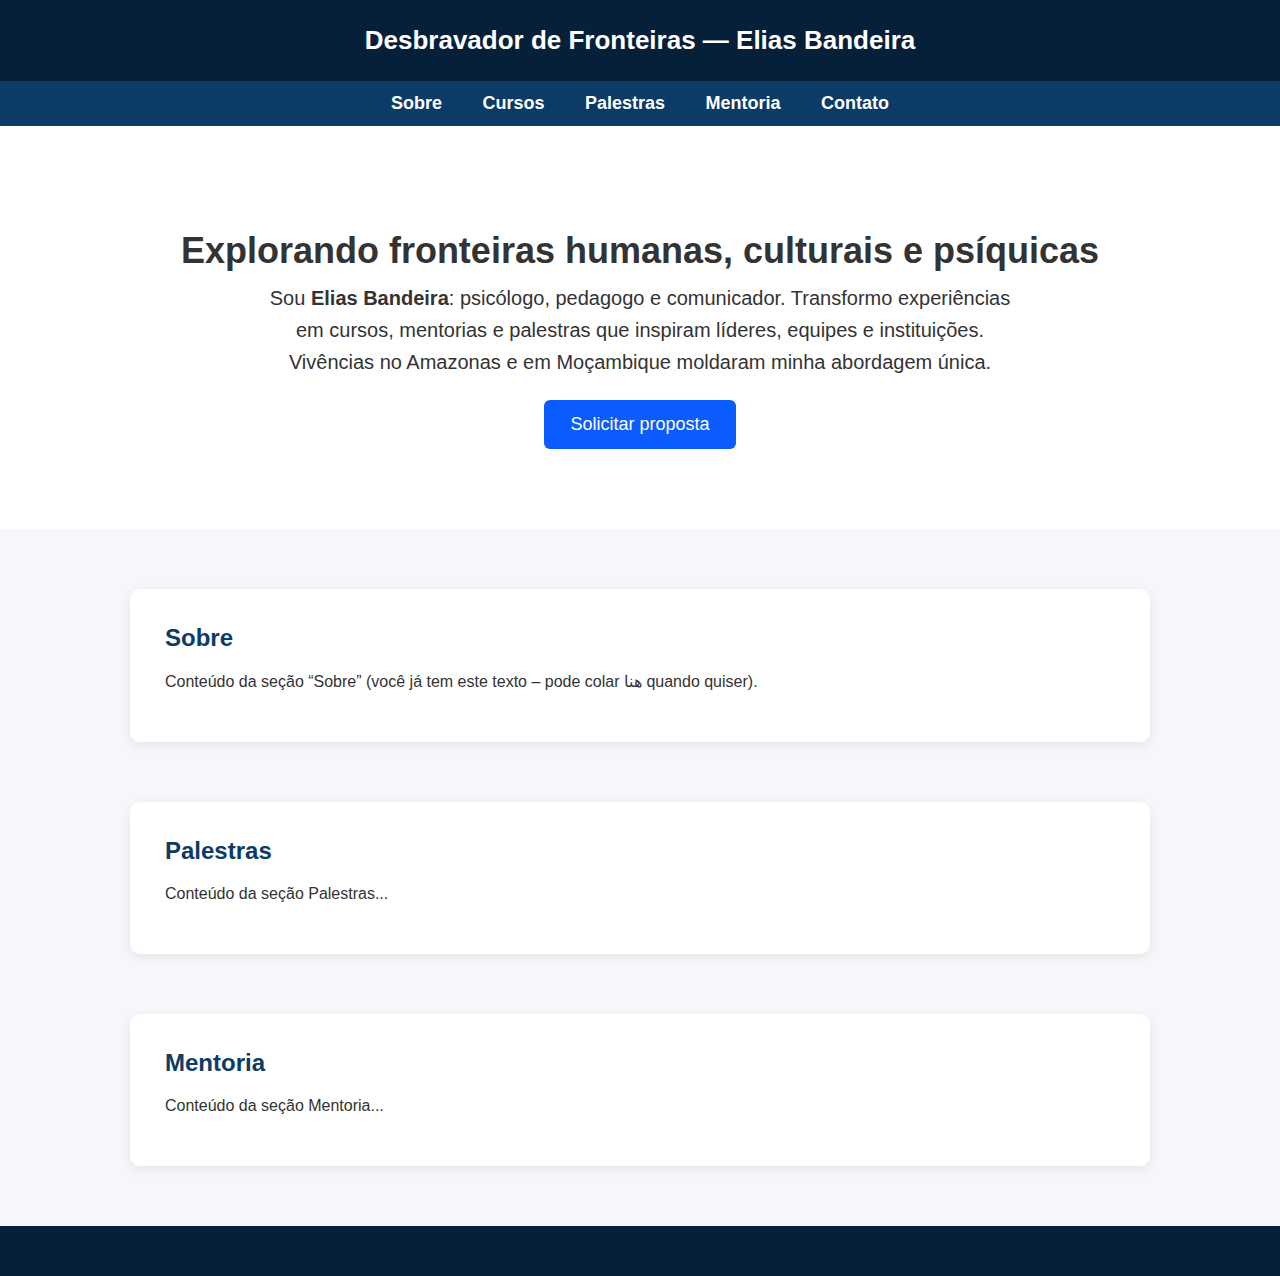
<file: index.html>
<!DOCTYPE html>
<html lang="pt-BR">
<head>
<meta charset="UTF-8" />
<meta name="viewport" content="width=device-width, initial-scale=1.0" />
<title>Desbravador de Fronteiras — Elias Bandeira</title>

<style>
/* ======== ESTILO PRINCIPAL (igual à prévia) ======== */
:root {
  --accent: #0b5cff;
  --dark-blue: #07203a;
  --mid-blue: #0b3b66;
  --bg: #f5f7fa;
  --text: #333;
}

body {
  margin: 0;
  font-family: Arial, sans-serif;
  background: var(--bg);
  color: var(--text);
}

/* HEADER */
header {
  background: var(--dark-blue);
  color: #fff;
  padding: 25px 0;
  text-align: center;
  font-size: 26px;
  font-weight: bold;
}

/* MENU */
nav {
  background: var(--mid-blue);
  padding: 12px 0;
  text-align: center;
}

nav a {
  color: #fff;
  margin: 0 18px;
  text-decoration: none;
  font-size: 18px;
  font-weight: 600;
}

nav a:hover {
  color: var(--accent);
}

/* HERO */
.hero {
  padding: 80px 20px;
  text-align: center;
  background: white;
}

.hero h1 {
  font-size: 36px;
  margin-bottom: 10px;
}

.hero p {
  font-size: 20px;
  max-width: 750px;
  margin: auto;
  line-height: 1.6;
}

.btn {
  background: var(--accent);
  color: white;
  padding: 14px 26px;
  text-decoration: none;
  border-radius: 6px;
  font-size: 18px;
  margin-top: 22px;
  display: inline-block;
}

.btn:hover {
  background: #0845c0;
}

/* SEÇÕES */
section {
  width: 90%;
  max-width: 950px;
  margin: 60px auto;
  background: white;
  padding: 35px;
  border-radius: 10px;
  box-shadow: 0 3px 12px rgba(0,0,0,0.08);
}

section h2 {
  margin-top: 0;
  color: var(--mid-blue);
}

footer {
  text-align: center;
  padding: 25px;
  background: var(--dark-blue);
  color: white;
  margin-top: 45px;
}
</style>
</head>

<body>

<header>Desbravador de Fronteiras — Elias Bandeira</header>

<nav>
  <a href="index.html">Sobre</a>
  <a href="cursos.html">Cursos</a>
  <a href="palestras.html">Palestras</a>
  <a href="mentoria.html">Mentoria</a>
  <a href="contato.html">Contato</a>
</nav>

<div class="hero">
  <h1>Explorando fronteiras humanas, culturais e psíquicas</h1>
  <p>
    Sou <strong>Elias Bandeira</strong>: psicólogo, pedagogo e comunicador.  
    Transformo experiências em cursos, mentorias e palestras que inspiram líderes, equipes e instituições.  
    Vivências no Amazonas e em Moçambique moldaram minha abordagem única.
  </p>
  <a class="btn" href="contato.html">Solicitar proposta</a>
</div>

<section id="sobre">
  <h2>Sobre</h2>
  <p>
    Conteúdo da seção “Sobre” (você já tem este texto – pode colar هنا quando quiser).
  </p>
</section>

<section id="palestras">
  <h2>Palestras</h2>
  <p>Conteúdo da seção Palestras...</p>
</section>

<section id="mentoria">
  <h2>Mentoria</h2>
  <p>Conteúdo da seção Mentoria...</p>
</section>

<footer>
</file>
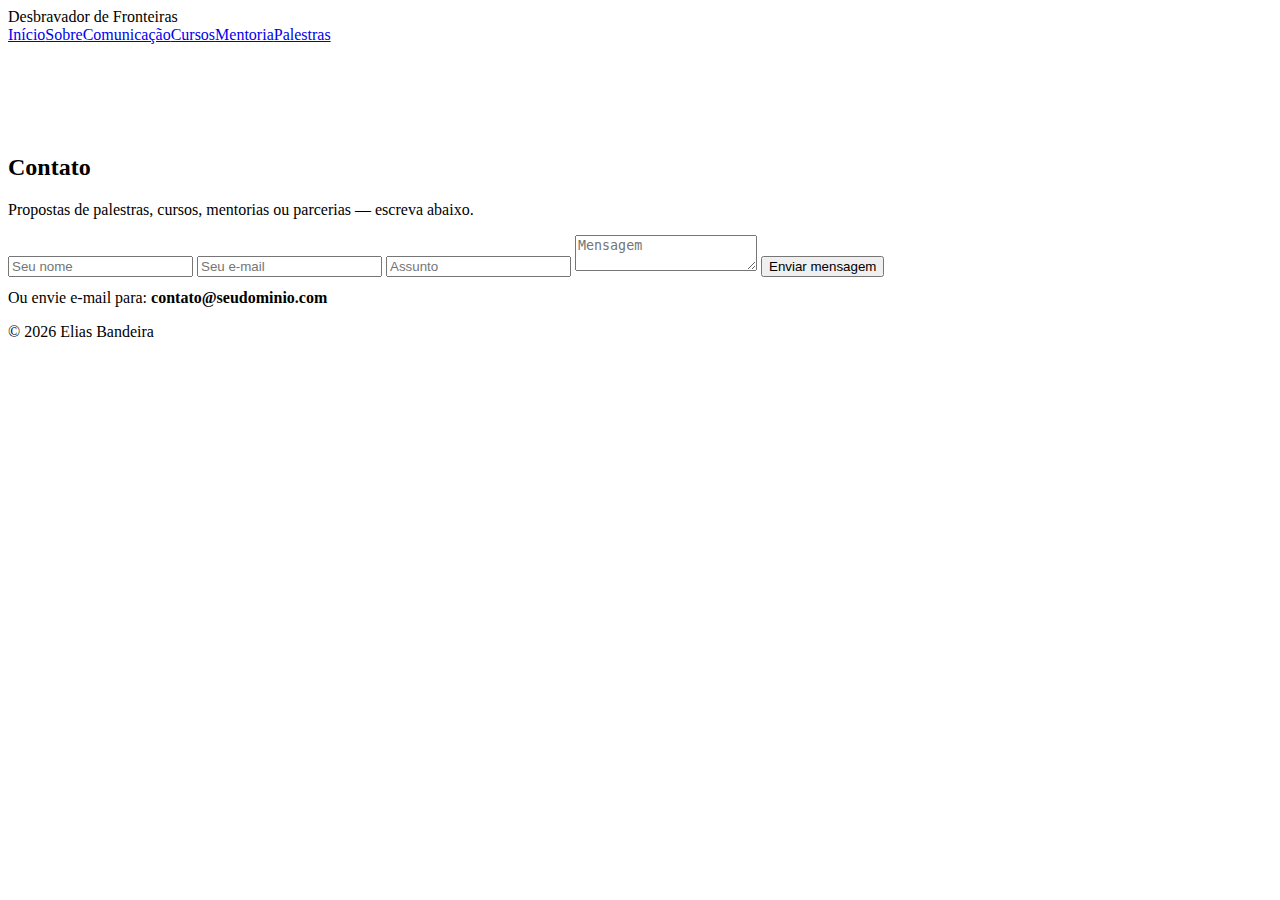
<file: contato.html>
<!doctype html>
<html lang="pt-BR">
<head><meta charset="utf-8"/><meta name="viewport" content="width=device-width,initial-scale=1"/><title>Contato</title><link rel="stylesheet" href="style.css"></head>
<body>
<header class="header-inner"><div class="brand">Desbravador de Fronteiras</div><nav class="nav"><a href="index.html">Início</a><a href="sobre.html">Sobre</a><a href="comunicacao.html">Comunicação</a><a href="cursos.html">Cursos</a><a href="mentoria.html">Mentoria</a><a href="palestras.html">Palestras</a></nav></header>

<main class="container" style="padding-top:90px">
  <section>
    <h2 class="section-title">Contato</h2>
    <p class="section-desc">Propostas de palestras, cursos, mentorias ou parcerias — escreva abaixo.</p>

    <div class="card">
      <form class="form" action="#" method="post">
        <input class="input" name="nome" placeholder="Seu nome" required>
        <input class="input" name="email" placeholder="Seu e-mail" required>
        <input class="input" name="assunto" placeholder="Assunto">
        <textarea name="mensagem" placeholder="Mensagem"></textarea>
        <button class="btn btn-primary" type="submit">Enviar mensagem</button>
      </form>

      <p style="margin-top:12px;color:var(--muted)">Ou envie e-mail para: <strong>contato@seudominio.com</strong></p>
    </div>
  </section>
</main>

<footer><div class="container"><p class="small">© <span id="year"></span> Elias Bandeira</p></div></footer>
<script>document.getElementById('year').textContent=new Date().getFullYear()</script>
</body>
</html>
</file>
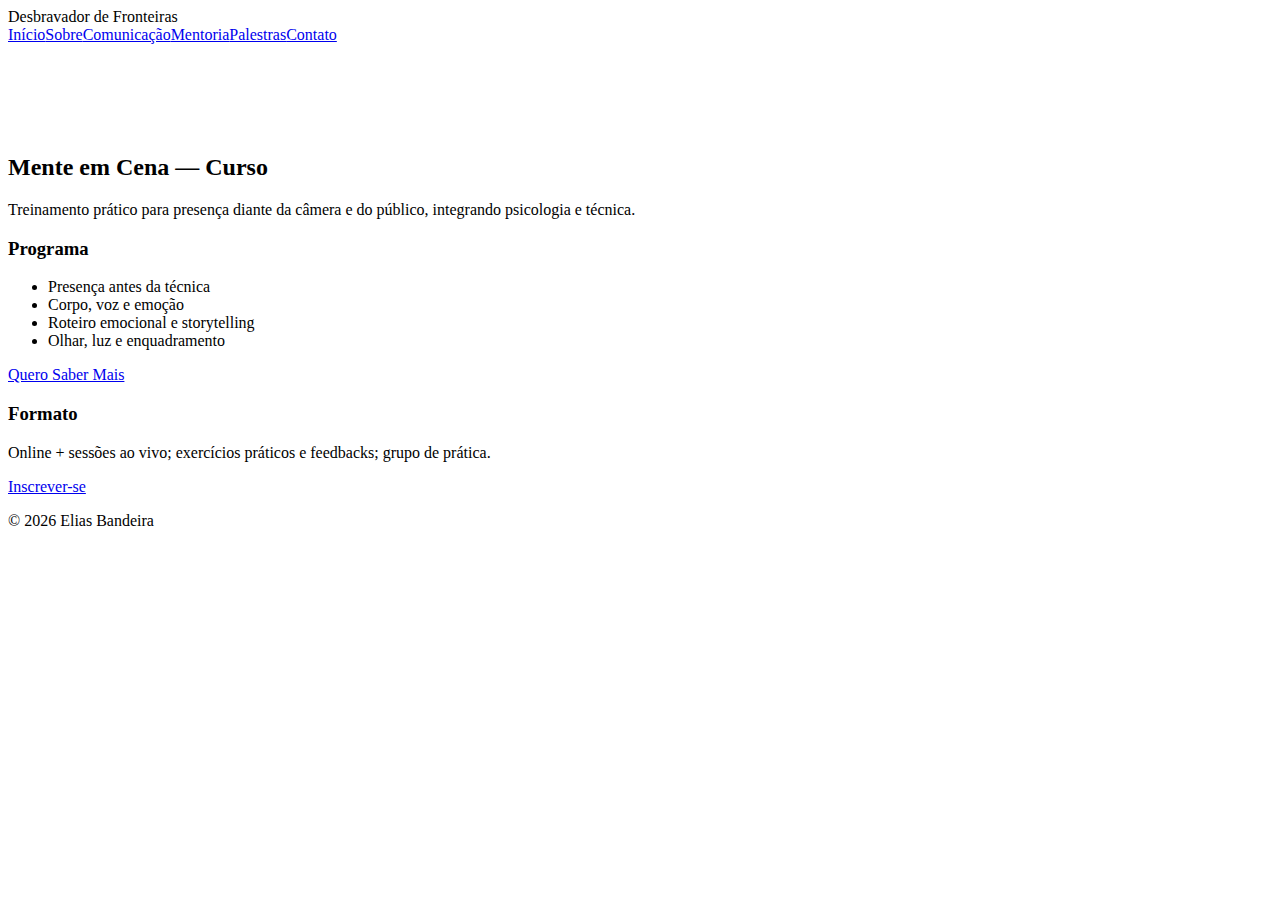
<file: curso.html>
<!doctype html>
<html lang="pt-BR">
<head><meta charset="utf-8"/><meta name="viewport" content="width=device-width,initial-scale=1"/><title>Cursos — Mente em Cena</title><link rel="stylesheet" href="style.css"></head>
<body>
<header class="header-inner"><div class="brand">Desbravador de Fronteiras</div><nav class="nav"><a href="index.html">Início</a><a href="sobre.html">Sobre</a><a href="comunicacao.html">Comunicação</a><a href="mentoria.html">Mentoria</a><a href="palestras.html">Palestras</a><a href="contato.html">Contato</a></nav></header>

<main class="container" style="padding-top:90px">
  <section>
    <h2 class="section-title">Mente em Cena — Curso</h2>
    <p class="section-desc">Treinamento prático para presença diante da câmera e do público, integrando psicologia e técnica.</p>

    <div class="grid-2">
      <div class="card">
        <h3>Programa</h3>
        <ul>
          <li>Presença antes da técnica</li>
          <li>Corpo, voz e emoção</li>
          <li>Roteiro emocional e storytelling</li>
          <li>Olhar, luz e enquadramento</li>
        </ul>
        <a class="btn" href="contato.html">Quero Saber Mais</a>
      </div>

      <div class="card">
        <h3>Formato</h3>
        <p>Online + sessões ao vivo; exercícios práticos e feedbacks; grupo de prática.</p>
        <a class="btn" href="contato.html">Inscrever-se</a>
      </div>
    </div>
  </section>
</main>

<footer><div class="container"><p class="small">© <span id="year"></span> Elias Bandeira</p></div></footer>
<script>document.getElementById('year').textContent=new Date().getFullYear()</script>
</body>
</html>
</file>
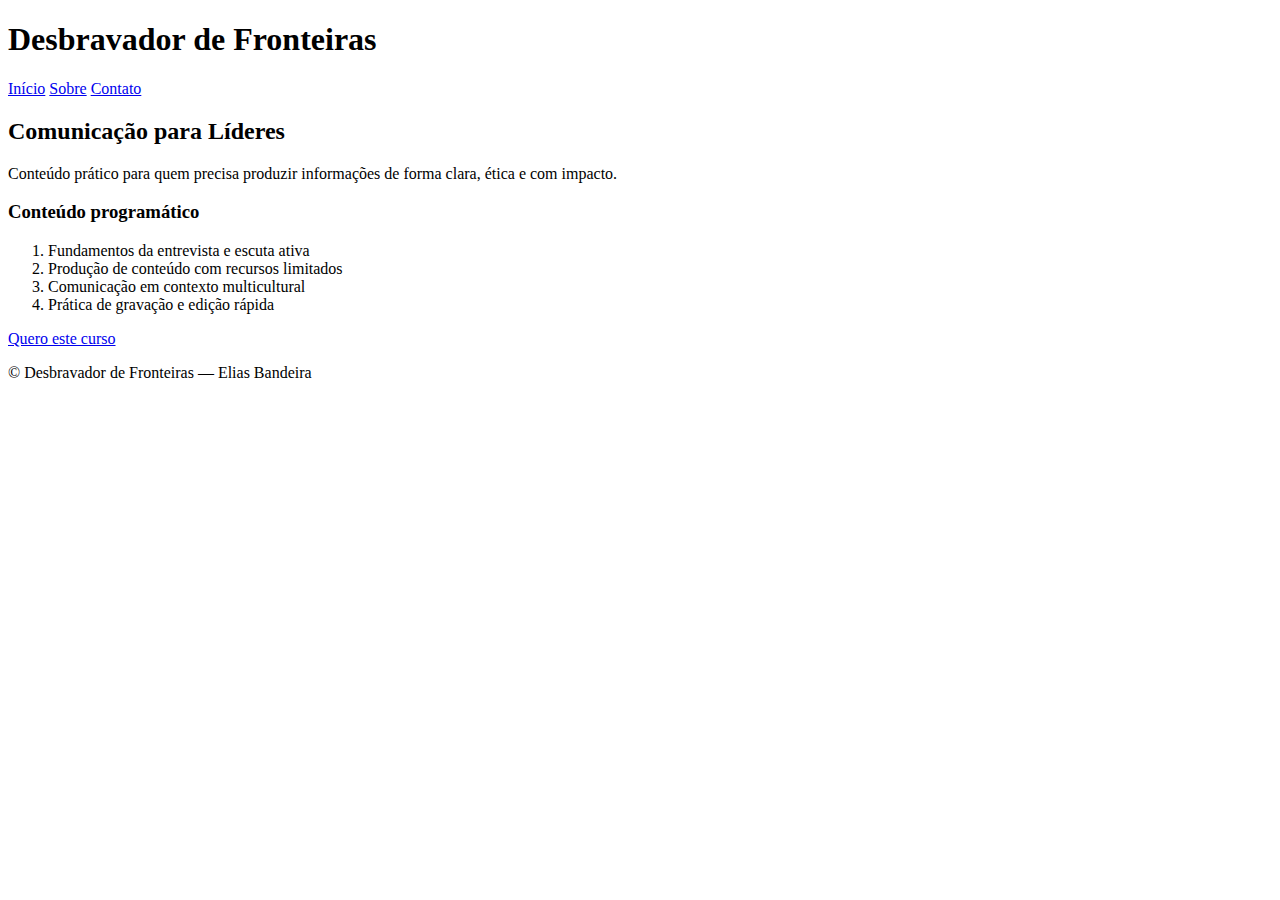
<file: cursos comunicacao comunicacao.html>
<!doctype html>
<html lang="pt-BR">
<head>
  <meta charset="utf-8">
  <meta name="viewport" content="width=device-width,initial-scale=1">
  <title>Comunicação para Líderes — Curso</title>
  <meta name="description" content="Descrição do curso: Comunicação para Líderes, com foco em entrevistas, produção de conteúdo e narrativa pública.">
  <link rel="stylesheet" href="../../style.css">
</head>
<body>
  <header class="site-header">
    <div class="container header-inner">
      <h1 class="brand">Desbravador de Fronteiras</h1>
      <nav class="main-nav">
        <a href="../../index.html">Início</a>
        <a href="../../sobre.html">Sobre</a>
        <a href="../../contato.html" class="cta">Contato</a>
      </nav>
    </div>
  </header>

  <main class="container content">
    <h2>Comunicação para Líderes</h2>
    <p class="lead">Conteúdo prático para quem precisa produzir informações de forma clara, ética e com impacto.</p>

    <h3>Conteúdo programático</h3>
    <ol class="card">
      <li>Fundamentos da entrevista e escuta ativa</li>
      <li>Produção de conteúdo com recursos limitados</li>
      <li>Comunicação em contexto multicultural</li>
      <li>Prática de gravação e edição rápida</li>
    </ol>

    <p class="cta-small"><a href="../../contato.html" class="btn">Quero este curso</a></p>
  </main>

  <footer class="site-footer"><div class="container">&copy; Desbravador de Fronteiras — Elias Bandeira</div></footer>
</body>
</html>
</file>
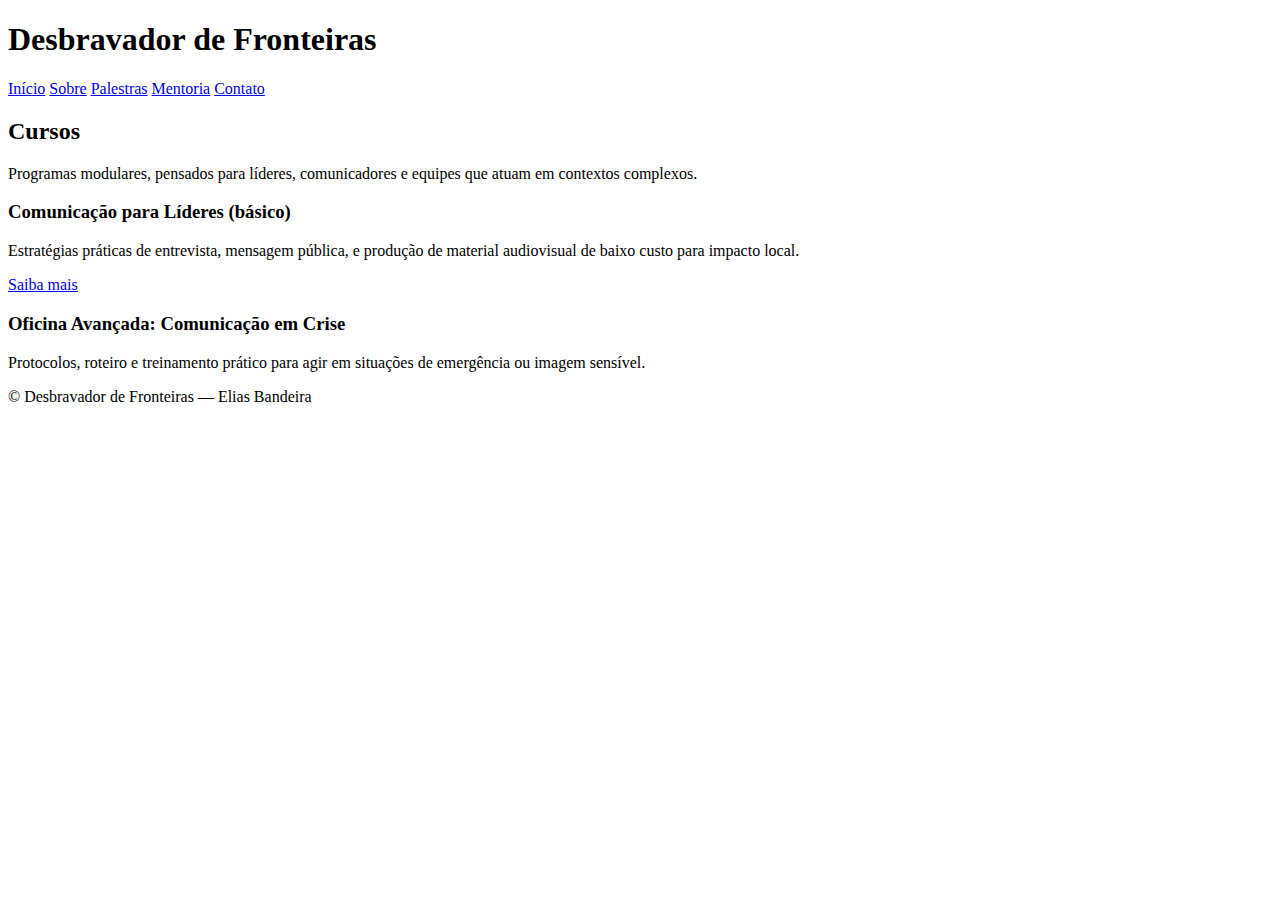
<file: cursos index.html>
<!doctype html>
<html lang="pt-BR">
<head>
  <meta charset="utf-8">
  <meta name="viewport" content="width=device-width,initial-scale=1">
  <title>Cursos — Desbravador de Fronteiras</title>
  <meta name="description" content="Cursos em comunicação, liderança e produção de conteúdo com enfoque prático e transcultural.">
  <link rel="stylesheet" href="../style.css">
</head>
<body>
  <header class="site-header">
    <div class="container header-inner">
      <h1 class="brand">Desbravador de Fronteiras</h1>
      <nav class="main-nav">
        <a href="../index.html">Início</a>
        <a href="../sobre.html">Sobre</a>
        <a href="../palestras.html">Palestras</a>
        <a href="../mentoria.html">Mentoria</a>
        <a href="../contato.html" class="cta">Contato</a>
      </nav>
    </div>
  </header>

  <main class="container content">
    <h2>Cursos</h2>
    <p class="lead">Programas modulares, pensados para líderes, comunicadores e equipes que atuam em contextos complexos.</p>

    <section class="card">
      <h3>Comunicação para Líderes (básico)</h3>
      <p>Estratégias práticas de entrevista, mensagem pública, e produção de material audiovisual de baixo custo para impacto local.</p>
      <p><a class="btn" href="comunicacao/comunicacao.html">Saiba mais</a></p>
    </section>

    <section class="card" style="margin-top:16px">
      <h3>Oficina Avançada: Comunicação em Crise</h3>
      <p>Protocolos, roteiro e treinamento prático para agir em situações de emergência ou imagem sensível.</p>
    </section>

  </main>

  <footer class="site-footer"><div class="container">&copy; Desbravador de Fronteiras — Elias Bandeira</div></footer>
</body>
</html>
</file>
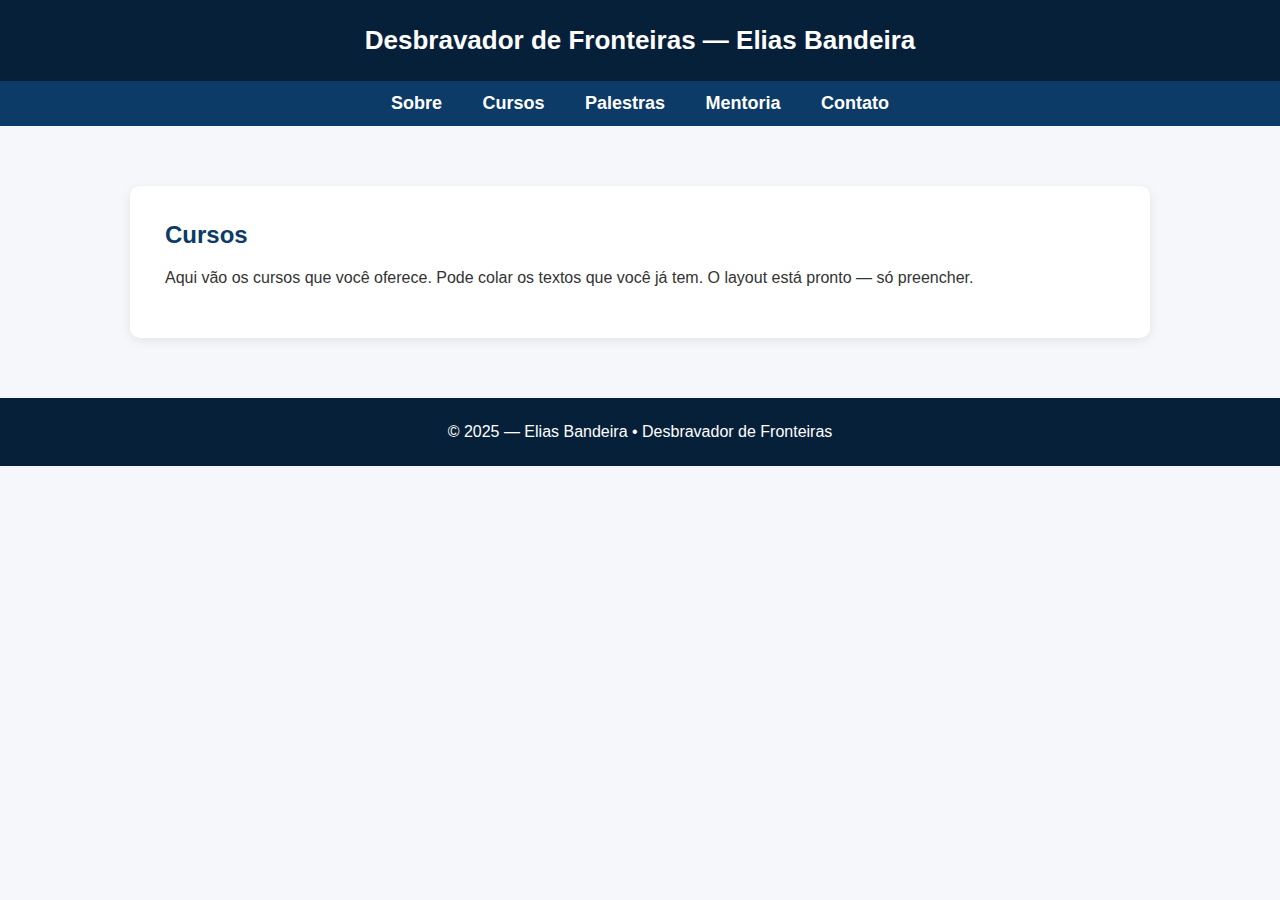
<file: cursos.html>
<!DOCTYPE html>
<html lang="pt-BR">
<head>
<meta charset="UTF-8" />
<meta name="viewport" content="width=device-width, initial-scale=1.0" />
<title>Cursos — Desbravador de Fronteiras</title>

<style>
/* ======== ESTILO IGUAL AO INDEX ======== */
:root {
  --accent: #0b5cff;
  --dark-blue: #07203a;
  --mid-blue: #0b3b66;
  --bg: #f5f7fa;
  --text: #333;
}

body {
  margin: 0;
  font-family: Arial, sans-serif;
  background: var(--bg);
  color: var(--text);
}

header {
  background: var(--dark-blue);
  color: #fff;
  padding: 25px 0;
  text-align: center;
  font-size: 26px;
  font-weight: bold;
}

nav {
  background: var(--mid-blue);
  padding: 12px 0;
  text-align: center;
}

nav a {
  color: #fff;
  margin: 0 18px;
  text-decoration: none;
  font-size: 18px;
  font-weight: 600;
}

nav a:hover {
  color: var(--accent);
}

section {
  width: 90%;
  max-width: 950px;
  margin: 60px auto;
  background: white;
  padding: 35px;
  border-radius: 10px;
  box-shadow: 0 3px 12px rgba(0,0,0,0.08);
}

section h2 {
  margin-top: 0;
  color: var(--mid-blue);
}

footer {
  text-align: center;
  padding: 25px;
  background: var(--dark-blue);
  color: white;
  margin-top: 45px;
}
</style>
</head>

<body>

<header>Desbravador de Fronteiras — Elias Bandeira</header>

<nav>
  <a href="index.html">Sobre</a>
  <a href="cursos.html">Cursos</a>
  <a href="palestras.html">Palestras</a>
  <a href="mentoria.html">Mentoria</a>
  <a href="contato.html">Contato</a>
</nav>

<section>
  <h2>Cursos</h2>
  <p>
    Aqui vão os cursos que você oferece.  
    Pode colar os textos que você já tem.  
    O layout está pronto — só preencher.
  </p>
</section>

<footer>
  © 2025 — Elias Bandeira • Desbravador de Fronteiras
</footer>

</body>
</html>
</file>
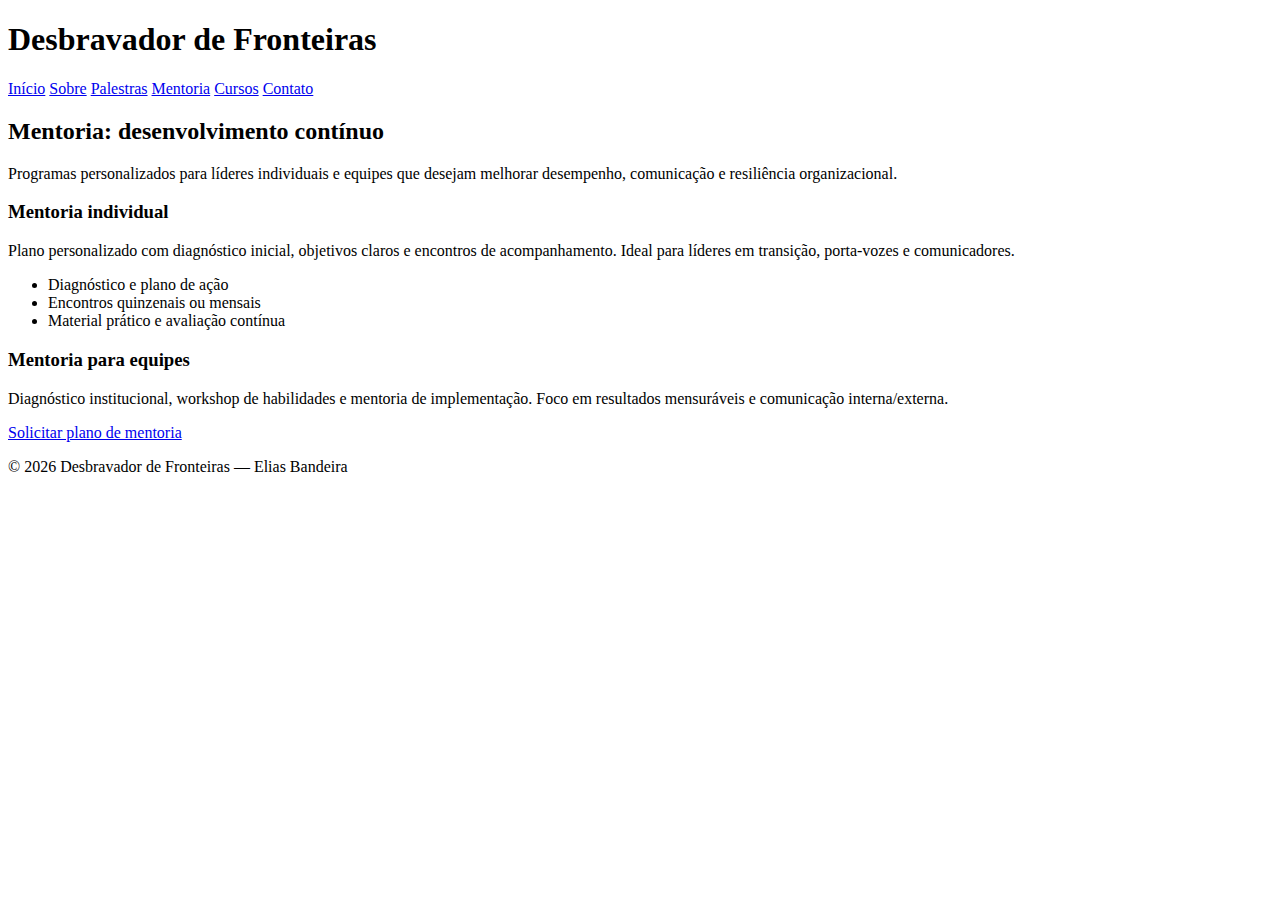
<file: mentoria.html>
<!doctype html>
<html lang="pt-BR">
<head>
  <meta charset="utf-8">
  <meta name="viewport" content="width=device-width,initial-scale=1">
  <title>Mentoria — Desbravador de Fronteiras</title>
  <meta name="description" content="Mentoria individual e para equipes com Elias Bandeira: desenvolvimento de líderes e comunicadores.">
  <link rel="stylesheet" href="style.css">
</head>
<body>
  <header class="site-header">
    <div class="container header-inner">
      <h1 class="brand">Desbravador de Fronteiras</h1>
      <nav class="main-nav">
        <a href="index.html">Início</a>
        <a href="sobre.html">Sobre</a>
        <a href="palestras.html">Palestras</a>
        <a href="mentoria.html">Mentoria</a>
        <a href="cursos/index.html">Cursos</a>
        <a href="contato.html" class="cta">Contato</a>
      </nav>
    </div>
  </header>

  <main class="container content">
    <h2>Mentoria: desenvolvimento contínuo</h2>
    <p class="lead">Programas personalizados para líderes individuais e equipes que desejam melhorar desempenho, comunicação e resiliência organizacional.</p>

    <section class="card">
      <h3>Mentoria individual</h3>
      <p>Plano personalizado com diagnóstico inicial, objetivos claros e encontros de acompanhamento. Ideal para líderes em transição, porta-vozes e comunicadores.</p>
      <ul>
        <li>Diagnóstico e plano de ação</li>
        <li>Encontros quinzenais ou mensais</li>
        <li>Material prático e avaliação contínua</li>
      </ul>
    </section>

    <section class="card" style="margin-top:16px">
      <h3>Mentoria para equipes</h3>
      <p>Diagnóstico institucional, workshop de habilidades e mentoria de implementação. Foco em resultados mensuráveis e comunicação interna/externa.</p>
    </section>

    <p class="cta-small"><a href="contato.html" class="btn">Solicitar plano de mentoria</a></p>
  </main>

  <footer class="site-footer"><div class="container">&copy; <span id="yr4"></span> Desbravador de Fronteiras — Elias Bandeira</div></footer>
  <script>document.getElementById('yr4').textContent = new Date().getFullYear();</script>
</body>
</html>
</file>
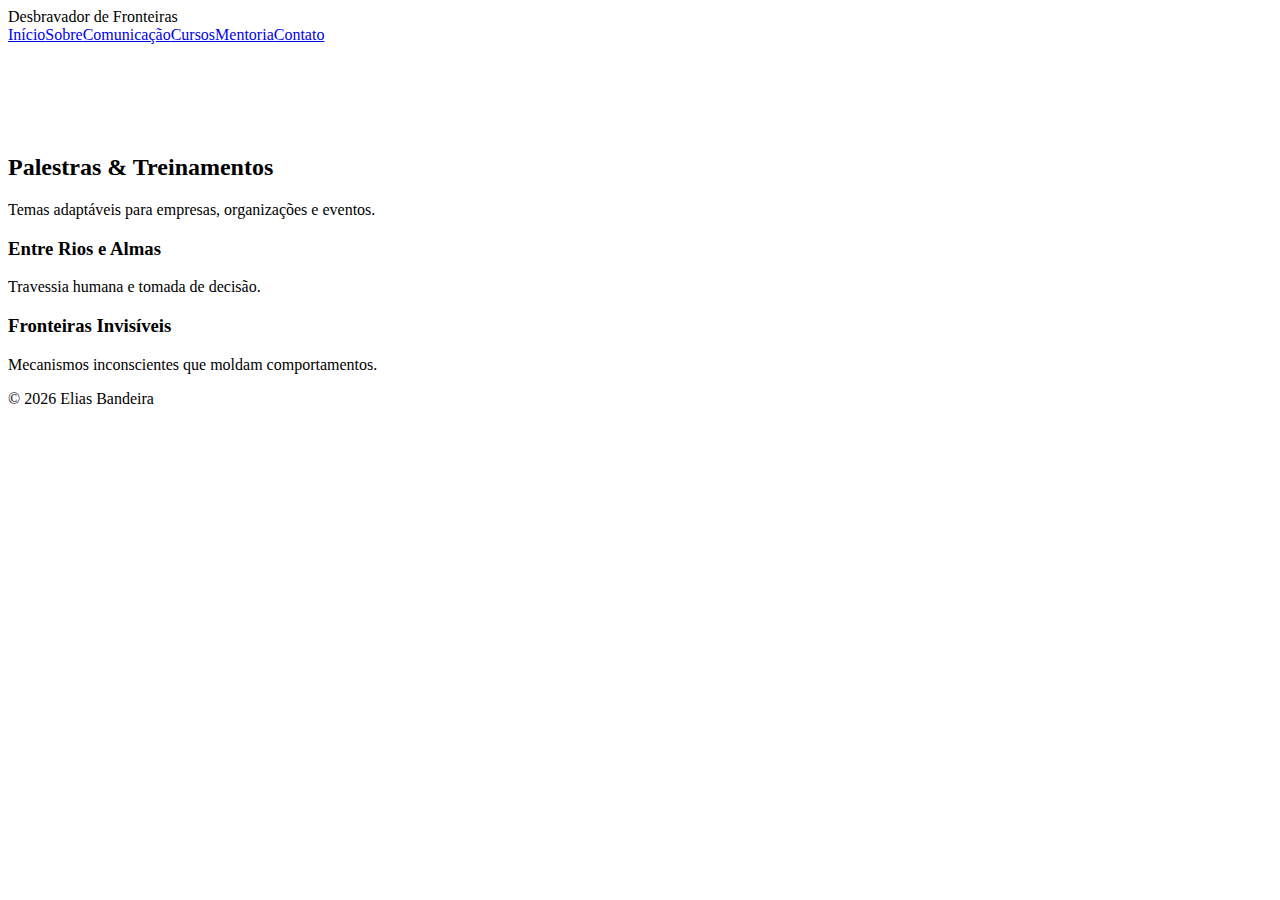
<file: palestras.html>
<!doctype html>
<html lang="pt-BR">
<head><meta charset="utf-8"/><meta name="viewport" content="width=device-width,initial-scale=1"/><title>Palestras</title><link rel="stylesheet" href="style.css"></head>
<body>
<header class="header-inner"><div class="brand">Desbravador de Fronteiras</div><nav class="nav"><a href="index.html">Início</a><a href="sobre.html">Sobre</a><a href="comunicacao.html">Comunicação</a><a href="cursos.html">Cursos</a><a href="mentoria.html">Mentoria</a><a href="contato.html">Contato</a></nav></header>

<main class="container" style="padding-top:90px">
  <section>
    <h2 class="section-title">Palestras & Treinamentos</h2>
    <p class="section-desc">Temas adaptáveis para empresas, organizações e eventos.</p>

    <div class="grid-2">
      <div class="card">
        <h3>Entre Rios e Almas</h3>
        <p>Travessia humana e tomada de decisão.</p>
      </div>

      <div class="card">
        <h3>Fronteiras Invisíveis</h3>
        <p>Mecanismos inconscientes que moldam comportamentos.</p>
      </div>
    </div>
  </section>
</main>

<footer><div class="container"><p class="small">© <span id="year"></span> Elias Bandeira</p></div></footer>
<script>document.getElementById('year').textContent=new Date().getFullYear()</script>
</body>
</html>
</file>
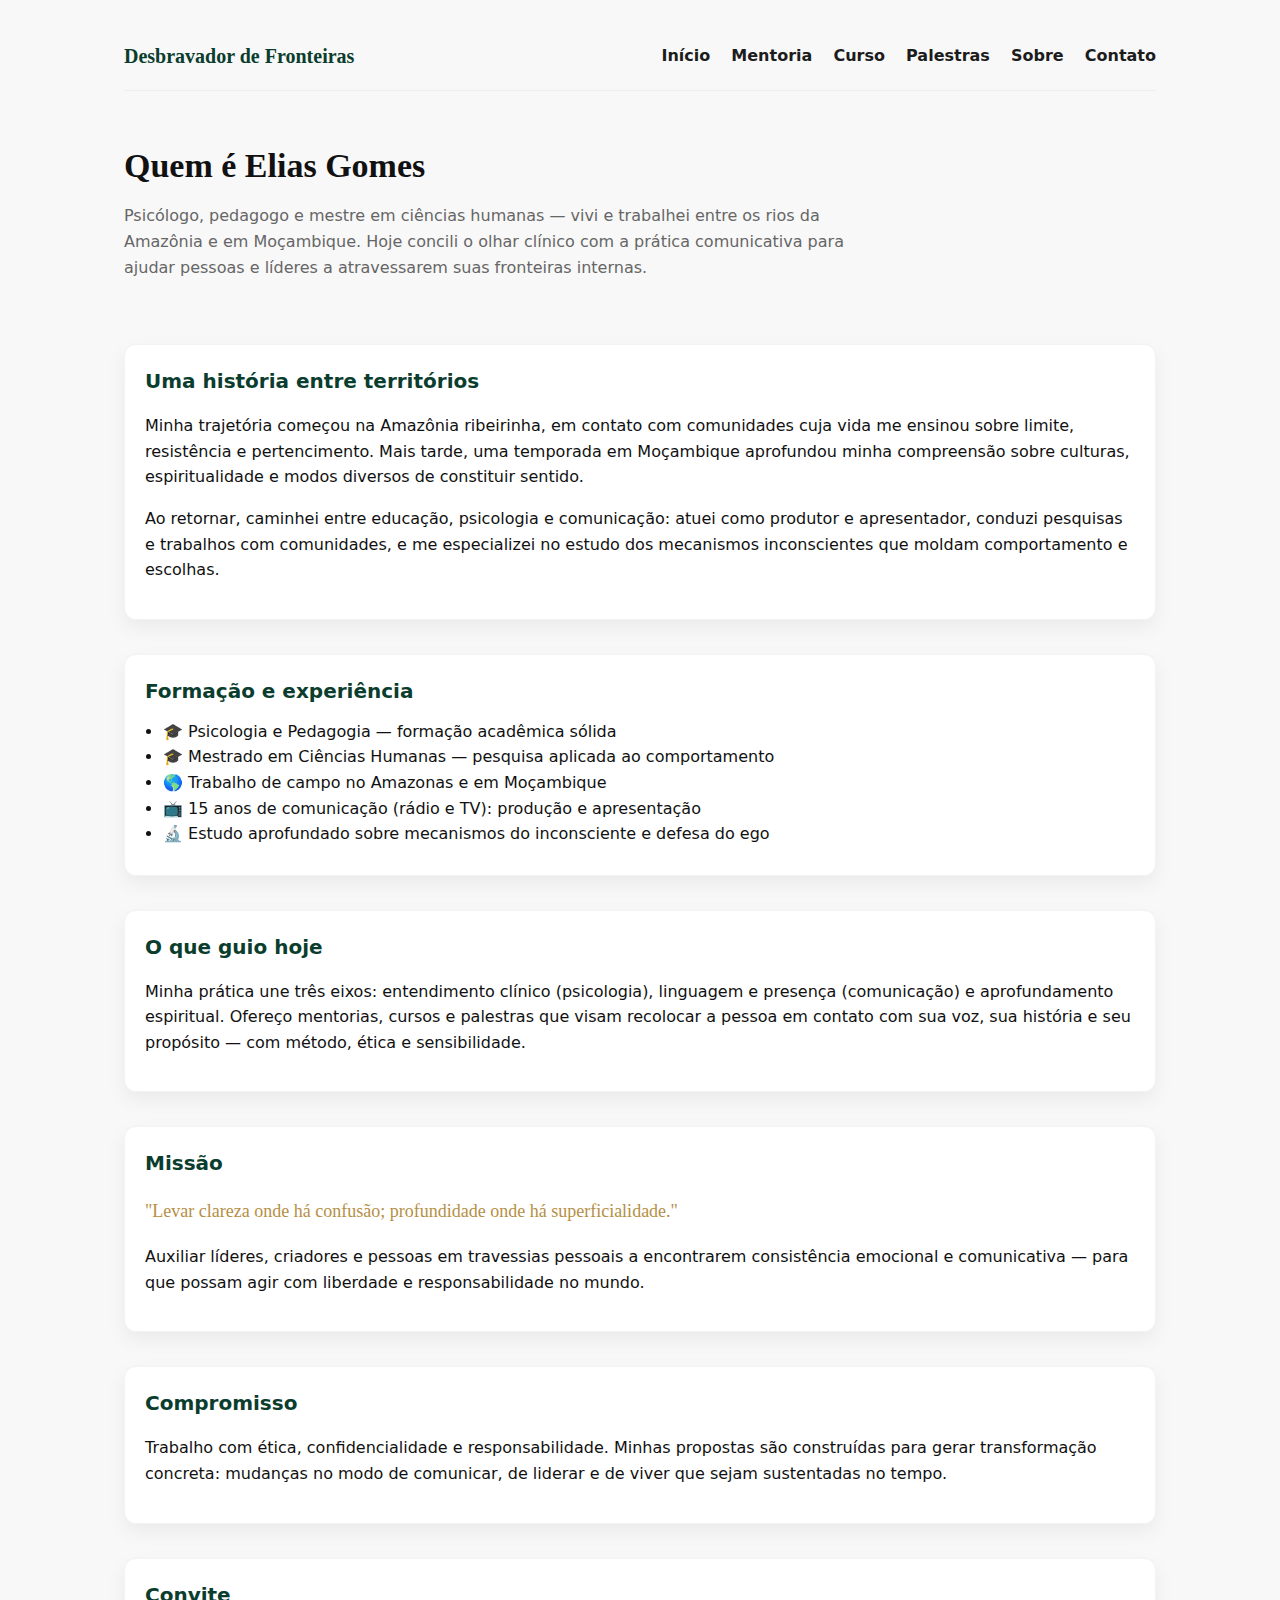
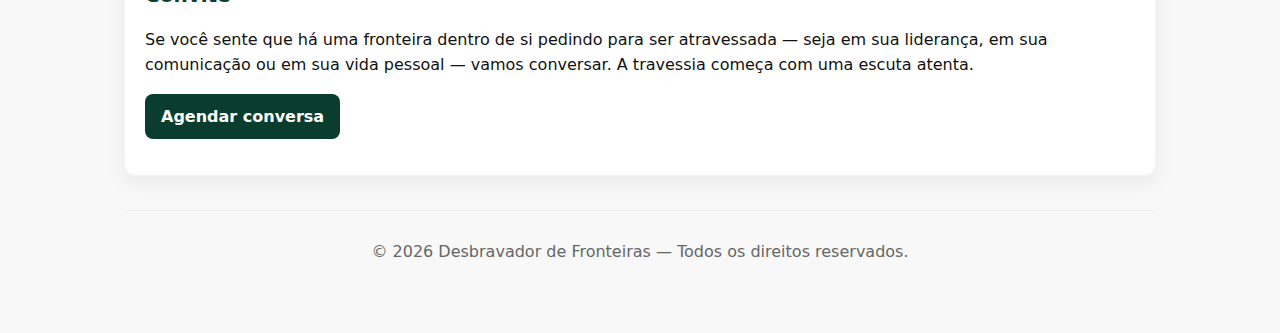
<file: sobre.html>
<!DOCTYPE html>
<html lang="pt-BR">
<head>
  <meta charset="utf-8" />
  <meta name="viewport" content="width=device-width, initial-scale=1" />
  <title>Sobre | Desbravador de Fronteiras — Elias Gomes</title>
  <meta name="description" content="Sobre Elias Gomes — psicólogo, pedagogo e mestre em ciências humanas. Experiência na Amazônia e em Moçambique; mentorias, cursos e palestras." />

  <style>
    :root{
      --bg:#f8f8f8;
      --card:#ffffff;
      --text:#111;
      --muted:#666;
      --accent:#0b3d2e;
      --max:1080px;
      --radius:12px;
      --shadow: 0 8px 20px rgba(12,12,12,0.06);
      --pad:24px;
      --sans: system-ui, -apple-system, "Segoe UI", Roboto, "Helvetica Neue", Arial;
      --serif: "Merriweather", serif;
    }
    *{box-sizing:border-box}
    body{margin:0;font-family:var(--sans);background:var(--bg);color:var(--text);line-height:1.6}
    .wrap{max-width:var(--max);margin:0 auto;padding:40px var(--pad)}
    header{display:flex;align-items:center;justify-content:space-between;padding-bottom:18px;border-bottom:1px solid #eee}
    .brand{font-family:var(--serif);font-weight:700;color:var(--accent);font-size:20px}
    nav a{margin-left:16px;text-decoration:none;color:var(--text);font-weight:600;opacity:0.95}
    nav a:hover{color:var(--accent)}
    .hero{padding:48px 0 30px}
    .hero h1{font-family:var(--serif);font-size:34px;margin:0 0 10px}
    .hero p{color:var(--muted);margin:0;max-width:760px}
    section{margin:34px 0}
    .card{background:var(--card);padding:20px;border-radius:var(--radius);box-shadow:var(--shadow);border:1px solid #f3f3f3;margin-bottom:18px}
    h2{margin:0 0 12px;color:var(--accent);font-size:20px}
    .quote{font-family:var(--serif);color:#b58f45;margin:18px 0;font-size:18px}
    ul{padding-left:18px;margin:8px 0}
    footer{padding:28px 0;text-align:center;color:var(--muted);border-top:1px solid #eee;margin-top:30px}
    @media(max-width:820px){
      .wrap{padding:28px 18px}
      .hero h1{font-size:26px}
    }
  </style>
</head>
<body>
  <div class="wrap">
    <header>
      <div class="brand">Desbravador de Fronteiras</div>
      <nav aria-label="Navegação principal">
        <a href="index.html">Início</a>
        <a href="mentoria.html">Mentoria</a>
        <a href="curso.html">Curso</a>
        <a href="palestras.html">Palestras</a>
        <a href="sobre.html">Sobre</a>
        <a href="contato.html">Contato</a>
      </nav>
    </header>

    <main>
      <div class="hero" role="region" aria-labelledby="heroTitle">
        <h1 id="heroTitle">Quem é Elias Gomes</h1>
        <p>Psicólogo, pedagogo e mestre em ciências humanas — vivi e trabalhei entre os rios da Amazônia e em Moçambique. Hoje concili o olhar clínico com a prática comunicativa para ajudar pessoas e líderes a atravessarem suas fronteiras internas.</p>
      </div>

      <section aria-labelledby="historia">
        <div class="card">
          <h2 id="historia">Uma história entre territórios</h2>
          <p>Minha trajetória começou na Amazônia ribeirinha, em contato com comunidades cuja vida me ensinou sobre limite, resistência e pertencimento. Mais tarde, uma temporada em Moçambique aprofundou minha compreensão sobre culturas, espiritualidade e modos diversos de constituir sentido.</p>
          <p>Ao retornar, caminhei entre educação, psicologia e comunicação: atuei como produtor e apresentador, conduzi pesquisas e trabalhos com comunidades, e me especializei no estudo dos mecanismos inconscientes que moldam comportamento e escolhas.</p>
        </div>
      </section>

      <section aria-labelledby="formacao">
        <div class="card">
          <h2 id="formacao">Formação e experiência</h2>
          <ul>
            <li>🎓 Psicologia e Pedagogia — formação acadêmica sólida</li>
            <li>🎓 Mestrado em Ciências Humanas — pesquisa aplicada ao comportamento</li>
            <li>🌎 Trabalho de campo no Amazonas e em Moçambique</li>
            <li>📺 15 anos de comunicação (rádio e TV): produção e apresentação</li>
            <li>🔬 Estudo aprofundado sobre mecanismos do inconsciente e defesa do ego</li>
          </ul>
        </div>
      </section>

      <section aria-labelledby="proposta">
        <div class="card">
          <h2 id="proposta">O que guio hoje</h2>
          <p>Minha prática une três eixos: entendimento clínico (psicologia), linguagem e presença (comunicação) e aprofundamento espiritual. Ofereço mentorias, cursos e palestras que visam recolocar a pessoa em contato com sua voz, sua história e seu propósito — com método, ética e sensibilidade.</p>
        </div>
      </section>

      <section aria-labelledby="missao">
        <div class="card">
          <h2 id="missao">Missão</h2>
          <p class="quote">"Levar clareza onde há confusão; profundidade onde há superficialidade."</p>
          <p>Auxiliar líderes, criadores e pessoas em travessias pessoais a encontrarem consistência emocional e comunicativa — para que possam agir com liberdade e responsabilidade no mundo.</p>
        </div>
      </section>

      <section aria-labelledby="compromisso">
        <div class="card">
          <h2 id="compromisso">Compromisso</h2>
          <p>Trabalho com ética, confidencialidade e responsabilidade. Minhas propostas são construídas para gerar transformação concreta: mudanças no modo de comunicar, de liderar e de viver que sejam sustentadas no tempo.</p>
        </div>
      </section>

      <section aria-labelledby="convite">
        <div class="card">
          <h2 id="convite">Convite</h2>
          <p>Se você sente que há uma fronteira dentro de si pedindo para ser atravessada — seja em sua liderança, em sua comunicação ou em sua vida pessoal — vamos conversar. A travessia começa com uma escuta atenta.</p>
          <p style="margin-top:12px"><a href="contato.html" style="display:inline-block;padding:10px 16px;border-radius:8px;background:var(--accent);color:#fff;text-decoration:none;font-weight:700">Agendar conversa</a></p>
        </div>
      </section>
    </main>

    <footer>
      © <span id="year"></span> Desbravador de Fronteiras — Todos os direitos reservados.
    </footer>
  </div>

  <script>document.getElementById('year').textContent = new Date().getFullYear();</script>
</body>
</html>
</file>
<file: style.css>

</file>
